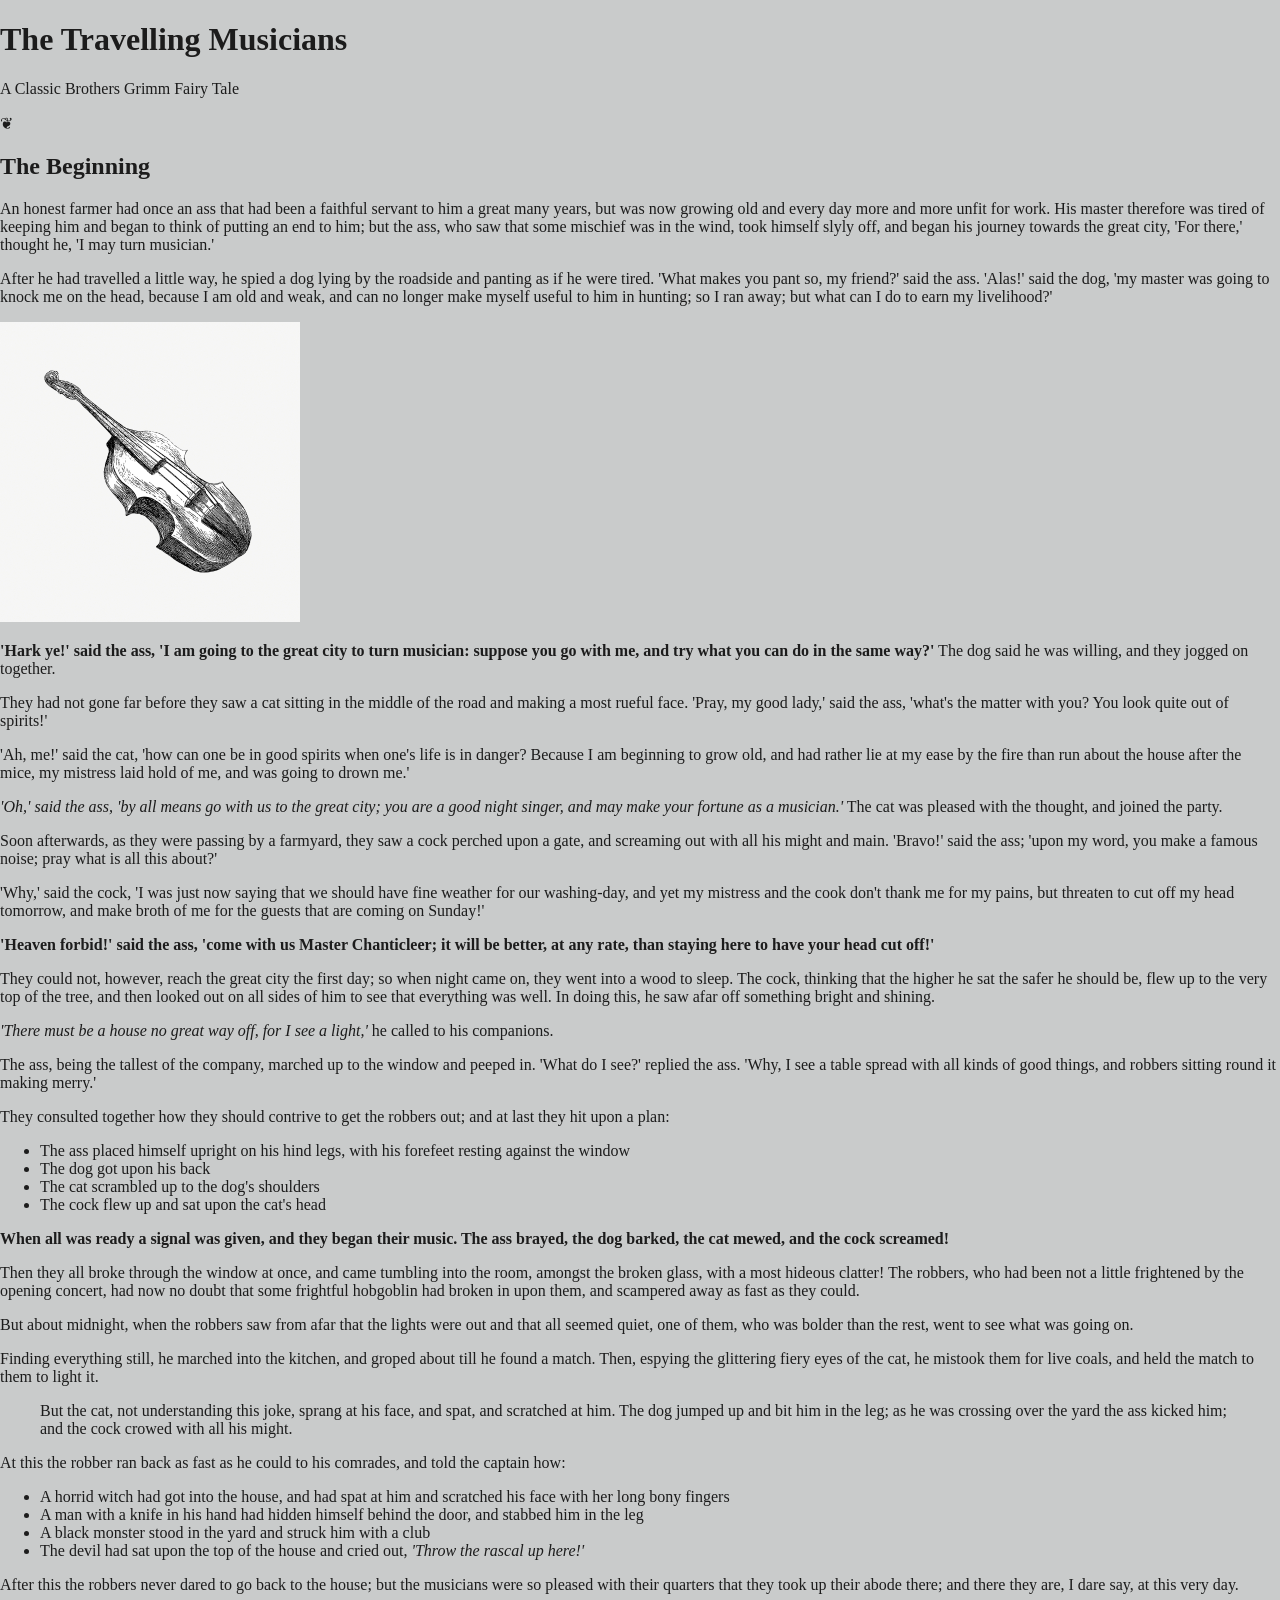
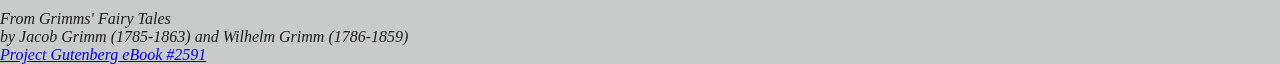
<file: index.html>
<!DOCTYPE html>
<html lang="en">
  <head>
    <meta charset="UTF-8" />
    <meta name="viewport" content="width=device-width, initial-scale=1.0" />
    <title>The Travelling Musicians</title>
    <link rel="stylesheet" href="style.css" />
  </head>

  <body>
    <header>
      <h1>The Travelling Musicians</h1>
      <p class="subtitle">A Classic Brothers Grimm Fairy Tale</p>
      <div class="ornament">❦</div>
    </header>

    <main>
      <section class="introduction">
        <h2>The Beginning</h2>
        <p>An honest farmer had once an ass that had been a faithful servant to him a great many years, but was now growing old and every day more and more unfit for work. His master therefore was tired of keeping him and began to think of putting an end to him; but the ass, who saw that some mischief was in the wind, took himself slyly off, and began his journey towards the great city, 'For there,' thought he, 'I may turn musician.'</p>
      </section>

      <section class="story-content">
        <p>After he had travelled a little way, he spied a dog lying by the roadside and panting as if he were tired. 'What makes you pant so, my friend?' said the ass. 'Alas!' said the dog, 'my master was going to knock me on the head, because I am old and weak, and can no longer make myself useful to him in hunting; so I ran away; but what can I do to earn my livelihood?'</p>
        <img class="img-right" src="violin.jpg" alt="Violin" width="300px">
        <p><strong>'Hark ye!' said the ass, 'I am going to the great city to turn musician: suppose you go with me, and try what you can do in the same way?'</strong> The dog said he was willing, and they jogged on together.</p>

        <p>They had not gone far before they saw a cat sitting in the middle of the road and making a most rueful face. 'Pray, my good lady,' said the ass, 'what's the matter with you? You look quite out of spirits!'</p>
        
        <p>'Ah, me!' said the cat, 'how can one be in good spirits when one's life is in danger? Because I am beginning to grow old, and had rather lie at my ease by the fire than run about the house after the mice, my mistress laid hold of me, and was going to drown me.'</p>
        
        <p><em>'Oh,' said the ass, 'by all means go with us to the great city; you are a good night singer, and may make your fortune as a musician.'</em> The cat was pleased with the thought, and joined the party.</p>

        <p>Soon afterwards, as they were passing by a farmyard, they saw a cock perched upon a gate, and screaming out with all his might and main. 'Bravo!' said the ass; 'upon my word, you make a famous noise; pray what is all this about?'</p>
        
        <p>'Why,' said the cock, 'I was just now saying that we should have fine weather for our washing-day, and yet my mistress and the cook don't thank me for my pains, but threaten to cut off my head tomorrow, and make broth of me for the guests that are coming on Sunday!'</p>
        
        <p><strong>'Heaven forbid!' said the ass, 'come with us Master Chanticleer; it will be better, at any rate, than staying here to have your head cut off!'</strong></p>

        <p>They could not, however, reach the great city the first day; so when night came on, they went into a wood to sleep. The cock, thinking that the higher he sat the safer he should be, flew up to the very top of the tree, and then looked out on all sides of him to see that everything was well. In doing this, he saw afar off something bright and shining.</p>
        
        <p><em>'There must be a house no great way off, for I see a light,'</em> he called to his companions.</p>
        
        <p>The ass, being the tallest of the company, marched up to the window and peeped in. 'What do I see?' replied the ass. 'Why, I see a table spread with all kinds of good things, and robbers sitting round it making merry.'</p>

        <p>They consulted together how they should contrive to get the robbers out; and at last they hit upon a plan:</p>
        <ul>
          <li>The ass placed himself upright on his hind legs, with his forefeet resting against the window</li>
          <li>The dog got upon his back</li>
          <li>The cat scrambled up to the dog's shoulders</li>
          <li>The cock flew up and sat upon the cat's head</li>
        </ul>
        
        <p><strong>When all was ready a signal was given, and they began their music. The ass brayed, the dog barked, the cat mewed, and the cock screamed!</strong></p>

        <p>Then they all broke through the window at once, and came tumbling into the room, amongst the broken glass, with a most hideous clatter! The robbers, who had been not a little frightened by the opening concert, had now no doubt that some frightful hobgoblin had broken in upon them, and scampered away as fast as they could.</p>

        <p>But about midnight, when the robbers saw from afar that the lights were out and that all seemed quiet, one of them, who was bolder than the rest, went to see what was going on.</p>
        
        <p>Finding everything still, he marched into the kitchen, and groped about till he found a match. Then, espying the glittering fiery eyes of the cat, he mistook them for live coals, and held the match to them to light it.</p>
        
        <blockquote>
          <p>But the cat, not understanding this joke, sprang at his face, and spat, and scratched at him. The dog jumped up and bit him in the leg; as he was crossing over the yard the ass kicked him; and the cock crowed with all his might.</p>
        </blockquote>

        <p>At this the robber ran back as fast as he could to his comrades, and told the captain how:</p>
        <ul class="robber-tale">
          <li>A horrid witch had got into the house, and had spat at him and scratched his face with her long bony fingers</li>
          <li>A man with a knife in his hand had hidden himself behind the door, and stabbed him in the leg</li>
          <li>A black monster stood in the yard and struck him with a club</li>
          <li>The devil had sat upon the top of the house and cried out, <em>'Throw the rascal up here!'</em></li>
        </ul>

        <p class="conclusion">After this the robbers never dared to go back to the house; but the musicians were so pleased with their quarters that they took up their abode there; and there they are, I dare say, at this very day.</p>
      </section>
    </main>

    <footer>
      <cite>
        From <em>Grimms' Fairy Tales</em><br>
        by Jacob Grimm (1785-1863) and Wilhelm Grimm (1786-1859)<br>
        <a href="https://www.gutenberg.org/ebooks/2591">Project Gutenberg eBook #2591</a>
      </cite>
    </footer>
  </body>
</html>
</file>
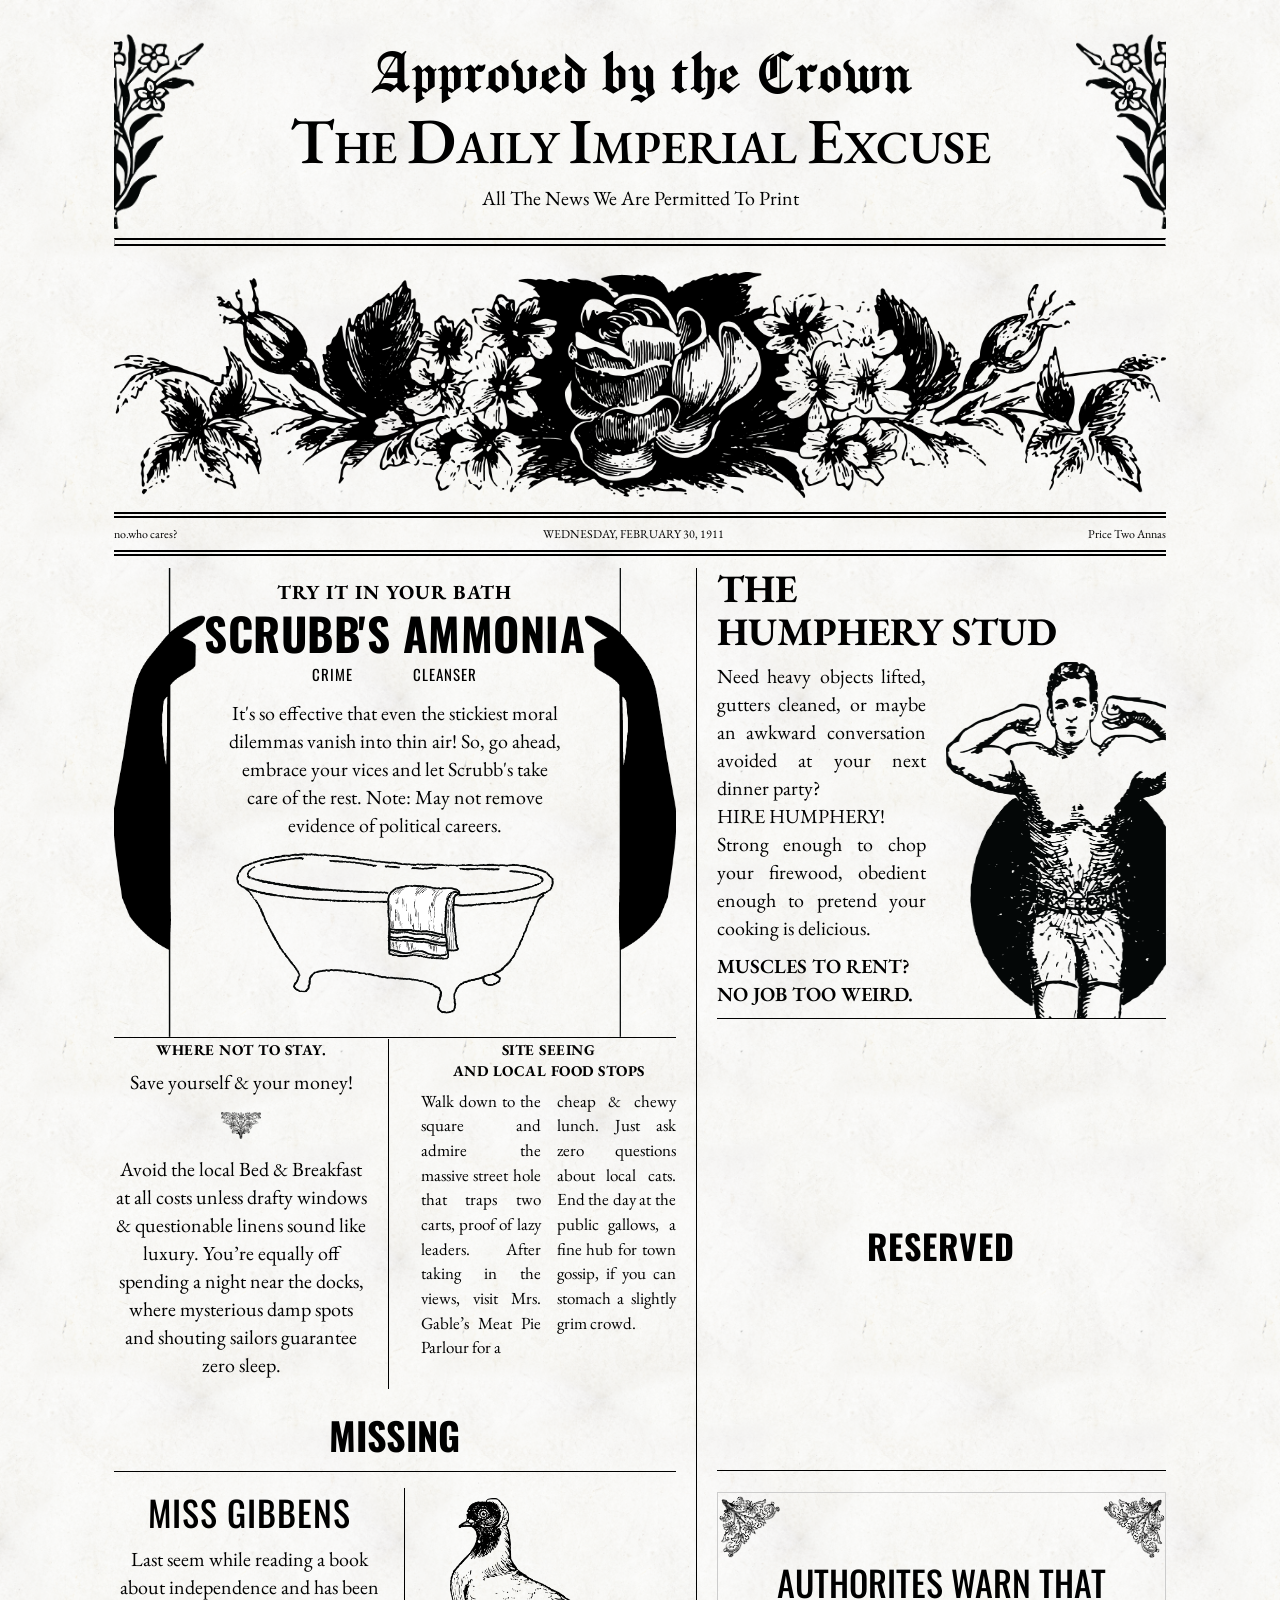
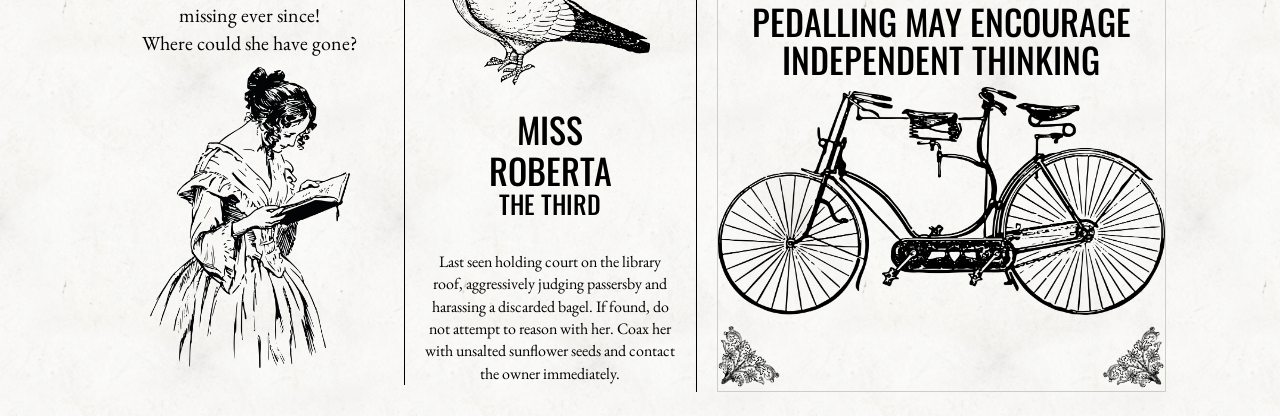
<file: newspaper/index.html>
<!DOCTYPE html>
<html lang="en">

<head>
  <meta charset="utf-8">
  <meta name="viewport" content="width=device-width, initial-scale=1">
  <title>The Daily Imperial Excuse</title>
  <link rel="preconnect" href="https://fonts.googleapis.com">
<link rel="preconnect" href="https://fonts.gstatic.com" crossorigin>
<link href="https://fonts.googleapis.com/css2?family=Manufacturing+Consent&family=EB+Garamond:ital,wght@0,400;0,500;0,600;0,700;1,400&family=Oswald:wght@400;500;600;700&display=swap" rel="stylesheet">
  <link rel="stylesheet" href="style.css">
</head>

<body>

<div class="masthead-row">
<img src="left-flower-border.png" class="corner-flower">

<header class="masthead">
<h1 class="nameplate">Approved by the Crown</h1>
<h2 class="nameplate nameplate-title">
  <span class="big-letter">T</span>HE
  <span class="big-letter">D</span>AILY
  <span class="big-letter">I</span>MPERIAL
  <span class="big-letter">E</span>XCUSE
</h2>
<p>All The News We Are Permitted To Print</p>
</header>

<img src="right-flower-border.png" class="corner-flower">
</div>
<hr class="rule">

<div class="flowerheader">
<img src="main-flower.png" class="main-flower">
</div>

<div class="bar rule double-rule">
<span>no.who cares?</span>
<span>WEDNESDAY, FEBRUARY 30, 1911</span>
<span>Price Two Annas</span>
</div>

<div class="row">

<section class="col wide">

<div class="ad-box">
<img src="left-hand.png" class="bracket bracket-left" alt="">

<p class="eyebrow">Try It In Your Bath</p>
<h2 class="brand">Scrubb's Ammonia</h2>
<div class="subrow">
<span>Crime</span>
<span>Cleanser</span>
</div>
<p class="body-text">
    It's so effective that even the stickiest moral dilemmas vanish into thin air! So, go ahead, embrace your vices and let Scrubb's take care of the rest. Note: May not remove evidence of political careers.
</p>

<div class="bathtub">
<img src="1.png" alt="Bathtub illustration">
</div>

<img src="right-hand.png" class="bracket bracket-right" alt="">
</div>

<div class="travel-row">
<div class="travel-col-1">
<h3 class="travel-head">Where Not To Stay.</h3>
<p class="lead-small"> Save yourself & your money!</p>
<img src="divider.flower.png" class="divider-flower">
<p class="body-text small">
  Avoid the local Bed & Breakfast at all costs unless drafty windows & questionable linens sound like luxury. You’re equally off spending a night near the docks, where mysterious damp spots and shouting sailors guarantee zero sleep.
</p>
</div>

<div class="travel-col-2">
<h3 class="travel-head">Site Seeing<br> And Local Food Stops</h3>
<div class="two-col-text">
<p class="site-text">Walk down to the square and admire the massive street hole that traps two carts, proof of lazy leaders. After taking in the views, visit Mrs. Gable’s Meat Pie Parlour for a </p>
<p class="site-text">  cheap & chewy lunch. Just ask zero questions about local cats. End the day at the public gallows, a fine hub for town gossip, if you can stomach a slightly grim crowd.</p>
</div>
</div>
</div>


<h2 class="section-title">Missing</h2>
<div class="missing-grid">

<div class="missing-col-1">
<h3 class="missing-name">Miss Gibbens</h3>
<p class="body-text small">Last seem while reading a book about independence and has been missing ever since! <br>Where could she have gone?</p>
<div class="missing-illustration">
<img src="woman-in-book.png" alt="Woman reading a book">
</div>
</div>

<div class="missing-col-2 divider">
<div class="missing-illustration">
<img src="miss-piegon.png" alt="Pigeon illustration">
</div>
<h3 class="stacked-name">Miss<br>Roberta<br><span class="the-third">The Third</span></h3>
<p>Last seen holding court on the library roof, aggressively judging passersby and harassing a discarded bagel. If found, do not attempt to reason with her. Coax her with unsalted sunflower seeds and contact the owner immediately.</p>
</div>

</div>

</section>

<section class="col mid divider">
<h2 class="stud-title">THE<br>HUMPHERY STUD</h2>
<div class="row">
<div class="col">
<p class="stud-body-text">Need heavy objects lifted, gutters cleaned, or maybe an awkward conversation avoided at your next dinner party? 
  <br> HIRE HUMPHERY! <br>Strong enough to chop your firewood, obedient enough to pretend your cooking is delicious.</p>
<p class="tagline">MUSCLES TO RENT?NO JOB TOO WEIRD.</p>
</div>
<img src="stud-cropped .png" class="stud-man">
</div>

<div class="travel-row"></div>
<div class="reserved-box">
<h2 class="reserved-box">Reserved</h2>
</div>

<div class="travel-row"></div>
<div class="bicycle-box">
  <img src="divider.flower.png" class="corner-decoration corner-top-left">
  <img src="divider.flower.png" class="corner-decoration corner-top-right">
  <img src="divider.flower.png" class="corner-decoration corner-bottom-left">
  <img src="divider.flower.png" class="corner-decoration corner-bottom-right">

<h2 class="bicycle-heading">AUTHORITES WARN THAT <br>PEDALLING MAY ENCOURAGE <br> INDEPENDENT THINKING</h2>
<img src="bicycle.png" class="bicycle">
</div>

</section>

</div>

</body>
</html>
</file>
<file: style.css>
:root{
    --paper:#eceeef;
    --paper-edge:#e2e4e5;
    --ink:#1c1c1c;
    --rule:#1c1c1c;
    --rule-light:#3a3a3a;
    --serif-display:'Playfair Display', 'Times New Roman', serif;
    --serif-body:'EB Garamond', Georgia, serif;
    --sans-label:'Oswald', Arial, sans-serif;
    --blackletter:'UnifrakturMaktig', cursive;
    --max-width: 1200px;
  }

  *{ box-sizing:border-box; }

  html,body{
    margin:0;
    padding:0;
    background:#c9cbcb;
  }

  body{
    font-family:var(--serif-body);
    color:var(--ink);
  }

  .page{
    max-width:var(--max-width);
    margin:24px auto;
    background:var(--paper);
    background-image:
      radial-gradient(circle at 20% 15%, rgba(0,0,0,0.015) 0, transparent 40%),
      radial-gradient(circle at 80% 70%, rgba(0,0,0,0.02) 0, transparent 45%);
    padding:36px 44px 60px;
    border:1px solid #b9bbbb;
    position:relative;
  }

  /* ---------- MASTHEAD ---------- */

  .masthead{
    display:flex;
    align-items:center;
    justify-content:center;
    gap:24px;
    padding-bottom:6px;
  }

  .floral{ flex:0 0 auto; width:120px; }
  .floral svg{ width:100%; height:auto; display:block; }
  .floral-right svg{ transform:scaleX(-1); }

  .masthead-text{
    text-align:center;
    flex:1 1 auto;
    min-width:0;
  }

  .crown{
    font-family:var(--blackletter);
    font-weight:400;
    font-size:clamp(28px,4.2vw,54px);
    margin:0 0 4px;
    letter-spacing:0.5px;
  }

  .title{
    font-family:var(--serif-display);
    font-weight:700;
    text-transform:uppercase;
    letter-spacing:2px;
    font-size:clamp(30px,5.4vw,64px);
    margin:0 0 10px;
    line-height:1;
  }
  .title .drop{ font-size:1.28em; }

  .tagline{
    font-family:var(--serif-body);
    font-style:italic;
    font-size:19px;
    margin:0 0 4px;
    letter-spacing:0.3px;
  }

  .rule-thick{ border:none; border-top:3px solid var(--rule); margin:14px 0 0; }
  .rule-thin{ border:none; border-top:1px solid var(--rule); margin:0; }

  /* ---------- FLORAL DIVIDER ---------- */

  .ornament-divider{
    padding:14px 0;
    display:flex;
    justify-content:center;
  }
  .ornament-divider svg{ width:100%; max-width:900px; height:auto; }

  /* ---------- META BAR ---------- */

  .meta-bar{
    display:flex;
    align-items:center;
    justify-content:space-between;
    font-family:var(--serif-display);
    padding:6px 0;
    font-size:15px;
  }
  .meta-bar .date{
    font-weight:700;
    letter-spacing:1px;
    text-transform:uppercase;
    font-size:20px;
  }
  .meta-bar .issue-no,
  .meta-bar .page-no{
    font-style:italic;
    font-size:14px;
  }

  /* ---------- CONTENT GRID ---------- */

  .content-grid{
    display:grid;
    grid-template-columns:1fr 1fr;
    column-gap:40px;
    position:relative;
    padding-top:8px;
  }
  .content-grid::before{
    content:"";
    position:absolute;
    top:0; bottom:0; left:50%;
    width:0;
    border-left:2px solid var(--rule);
    transform:translateX(-1px);
  }

  .col{ min-width:0; }

  h2.section-title{
    font-family:var(--serif-display);
    font-weight:900;
    text-transform:uppercase;
    font-size:38px;
    margin:26px 0 14px;
  }

  .body-text{
    font-family:var(--serif-body);
    font-size:15.5px;
    line-height:1.5;
    text-align:justify;
    margin:0 0 14px;
  }
  .body-text.small{ font-size:14px; }
  .body-text.center{ text-align:center; }

  /* ---------- AD BOX ---------- */

  .ad-box{
    text-align:center;
    padding:10px 44px 22px;
    position:relative;
  }

  .bracket{
    position:absolute;
    top:6px;
    width:34px;
    height:150px;
  }
  .bracket svg{ width:100%; height:100%; }
  .bracket-left{ left:-4px; }
  .bracket-right{ right:-4px; transform:scaleX(-1); }

  .eyebrow{
    font-family:var(--sans-label);
    font-weight:600;
    text-transform:uppercase;
    letter-spacing:1px;
    font-size:20px;
    margin:0 0 2px;
  }

  .brand{
    font-family:var(--serif-display);
    font-weight:900;
    text-transform:uppercase;
    font-size:clamp(26px,3vw,38px);
    letter-spacing:0.5px;
    margin:0 0 6px;
  }

  .subrow{
    display:flex;
    justify-content:center;
    gap:60px;
    font-family:var(--sans-label);
    text-transform:uppercase;
    letter-spacing:1px;
    font-size:15px;
    margin-bottom:14px;
  }

  .ad-box .body-text{
    max-width:340px;
    margin-left:auto;
    margin-right:auto;
    text-align:center;
  }

  .bathtub{ width:80%; max-width:320px; margin:10px auto 0; }
  .bathtub svg{ width:100%; height:auto; display:block; }

  /* ---------- TRAVEL ROW ---------- */

  .travel-row{
    display:grid;
    grid-template-columns:1fr 2fr;
    column-gap:22px;
    border-top:1px solid var(--rule);
    margin-top:22px;
    padding-top:16px;
  }

  .travel-col-1{
    border-right:1px solid var(--rule-light);
    padding-right:20px;
    text-align:center;
  }

  h4.travel-head{
    font-family:var(--sans-label);
    font-weight:600;
    text-transform:uppercase;
    letter-spacing:0.5px;
    font-size:15px;
    text-align:center;
    margin:0 0 8px;
  }

  .lead{
    font-family:var(--serif-body);
    text-align:center;
    font-size:14px;
    margin:0 0 6px;
  }

  .fleuron{
    text-align:center;
    font-size:16px;
    color:var(--rule-light);
    margin:4px 0;
  }

  .two-col-text{
    display:grid;
    grid-template-columns:1fr 1fr;
    column-gap:16px;
  }
  .two-col-text p{
    font-family:var(--serif-body);
    font-size:13.5px;
    line-height:1.45;
    text-align:justify;
    margin:0;
  }

  /* ---------- MISSING SECTION ---------- */

  .missing-grid{
    display:grid;
    grid-template-columns:1fr 0.9fr 1.1fr;
    column-gap:18px;
    border-top:1px solid var(--rule);
    padding-top:16px;
  }

  h4.name{
    font-family:var(--sans-label);
    font-weight:700;
    text-transform:uppercase;
    letter-spacing:1px;
    font-size:16px;
    margin:0 0 8px;
  }

  .missing-col-1{ text-align:center; }
  .missing-col-1 .illustration{ margin-top:10px; }

  .missing-col-2{ display:flex; align-items:flex-start; justify-content:center; padding-top:6px; }

  .missing-col-3{
    display:flex;
    gap:12px;
    align-items:flex-start;
  }

  .stacked-name{
    font-family:var(--serif-display);
    font-weight:900;
    text-transform:uppercase;
    font-size:24px;
    line-height:1.15;
    margin:0;
    white-space:nowrap;
  }
  .stacked-name .the-third{ font-size:0.72em; }

  .missing-col-3 p{
    font-family:var(--serif-body);
    font-size:12.5px;
    line-height:1.4;
    text-align:justify;
    margin:0;
  }

  .illustration svg{ width:100%; height:auto; display:block; }
  .missing-col-1 .illustration{ max-width:200px; margin-left:auto; margin-right:auto; }
  .missing-col-2 .illustration{ max-width:150px; }

  /* ---------- HUMPHERY STUD ---------- */

  .stud-section{ padding-top:4px; }

  .stud-title{
    font-family:var(--serif-display);
    font-weight:900;
    text-transform:uppercase;
    font-size:40px;
    line-height:1.02;
    margin:14px 0 14px;
  }

  .stud-section > .body-text{ max-width:480px; }

  .tagline-large{
    font-family:var(--serif-display);
    font-weight:400;
    font-size:32px;
    line-height:1.15;
    margin:18px 0 18px;
  }

  .stud-media{
    display:flex;
    align-items:flex-end;
    justify-content:space-between;
    gap:16px;
    position:relative;
    min-height:260px;
  }

  .notepad{ width:150px; flex:0 0 auto; }
  .notepad svg{ width:100%; height:auto; }

  .figure{
    flex:0 0 auto;
    width:260px;
    margin-right:-10px;
  }
  .figure svg{ width:100%; height:auto; display:block; }

  /* ---------- RESERVED ---------- */

  .reserved-block{
    text-align:right;
    padding:34px 10px 10px;
  }
  .reserved-block h2{
    font-family:var(--sans-label);
    font-weight:700;
    text-transform:uppercase;
    letter-spacing:1px;
    font-size:34px;
    margin:0;
  }

  /* ---------- BICYCLE BOX ---------- */

  .bicycle-box{
    border:1.5px solid var(--rule);
    padding:26px 30px 20px;
    position:relative;
    margin-top:4px;
  }

  .corner{ position:absolute; width:44px; height:44px; opacity:0.85; }
  .corner svg{ width:100%; height:100%; }
  .corner-tl{ top:8px; left:8px; }
  .corner-tr{ top:8px; right:8px; transform:scaleX(-1); }
  .corner-bl{ bottom:8px; left:8px; transform:scaleY(-1); }
  .corner-br{ bottom:8px; right:8px; transform:scale(-1,-1); }

  .bicycle-title{
    font-family:var(--sans-label);
    font-weight:700;
    text-transform:uppercase;
    text-align:center;
    letter-spacing:0.5px;
    font-size:23px;
    line-height:1.3;
    margin:6px 44px 22px;
  }

  .bicycle-illustration{ padding:0 10px; }
  .bicycle-illustration svg{ width:100%; height:auto; display:block; }

  /* ---------- RESPONSIVE ---------- */

  @media (max-width: 820px){
    .content-grid{ grid-template-columns:1fr; }
    .content-grid::before{ display:none; }
    .col-left{ border-bottom:2px solid var(--rule); padding-bottom:20px; margin-bottom:10px; }
    .travel-row{ grid-template-columns:1fr; }
    .travel-col-1{ border-right:none; border-bottom:1px solid var(--rule-light); padding-bottom:14px; margin-bottom:14px; }
    .missing-grid{ grid-template-columns:1fr; }
    .missing-col-2{ order:-1; }
    .floral{ width:70px; }
    .page{ padding:24px 18px 40px; }
  }
</file>
<file: newspaper/style.css>
* {
  box-sizing: border-box;
}
:root {
  --font-body: "EB Garamond", serif;
  --font-headline: "Oswald", sans-serif;
  --font-display: "Manufacturing Consent", cursive;
}
body {
  max-width: 1100px;
  margin: 0 auto;
  padding: 24px;
  font-family: var(--font-body);
  line-height: 1.4;
  overflow-x: hidden;

  background-image:
  linear-gradient(rgba(255, 255, 255, 0.6), rgba(255, 255, 255, 0.6)), url("seamless-bg.png");
  background-repeat: repeat;
  background-size: 400px 280px;
}

h1.nameplate{
  font-family: Manufacturing Consent;
  font-size: 65px;
}

h2.nameplate{
  font-family: EB Garamond;
  font-weight: 580;
}

.big-letter {
  font-size: 1.4em; 
}
p {
  margin: 0 0 10px;
  font-size: 20px;
  text-align: justify-centre;
  font-family: var(--font-body);
}

h1 {
  margin: 0;
  line-height: 1;
  font-weight: normal;
}

h2 {
  margin: 0 0 8px;
  font-size: 22px;
  line-height: 1.1;
}

h3 {
  margin: 0 0 6px;
  font-size: 15px;
  text-align: center;
}

.lead {
  font-size: 34px;
}

.row {
  display: flex;
  gap: 20px;
}

.col {
  display: flex;
  flex-direction: column;
  flex: 1;
  min-width: 0;
}
.corner-flower {
  width: 90px;
  max-width: 15%;
  height: auto;
  flex-shrink: 0;
  display: block;
}

.masthead-row {
  display: flex;
  align-items: center;
  justify-content: center;
  gap: 20px;
}

.masthead {
  text-align: center;
  margin: 16px 0;
  flex: 1;
}


.flowerheader {
  width: 100%;
  overflow: hidden;
  padding: 14px 0;
  display: flex;
}

.main-flower {
  width: 100%;
  height: auto;
  display: block;
}

.wide {
  flex: 5;
}

.mid {
  flex: 4;
}

.narrow {
  flex: 2;
}

.divider {
  border-left: 1px solid;
  padding-left: 20px;
}

.rule {
  border-top: 2px solid #000;
  border-bottom: 2px solid #000;
  padding: 2px 0;
  margin: 0 0 12px;
}

.double-rule {
  border-top: 6px double #000;
  border-bottom: 6px double;
  padding: 8px 0;
}

.box {
  border: 1px solid;
  padding: 10px;
  margin-bottom: 16px;
}

.bar {
  display: flex;
  justify-content: space-between;
  font-size: 12px;
}

.masthead {
  text-align: center;
  margin: 16px 0;
}

.nameplate {
  font-size: 46px;
}

.deck {
  font-size: 15px;
  font-style: italic;
  text-align: center;
}

.photo {
  border: 1px solid;
  height: 180px;
  margin-bottom: 8px;
  background: #eee;
}

.caption {
  font-size: 12px;
  text-align: center;
}

@media (max-width: 700px) {
  .row {
    flex-direction: column;
  }

  .divider {
    border-left: 0;
    padding-left: 0;
    border-top: 1px solid;
    padding-top: 16px;
  }
}

.stud-man {
  width: 220px;
  max-width: 100%;
  height: auto;
  flex-shrink: 0;
  display: block;
}

.reserved-box {
  min-height: 450px;
  display: flex;
  align-items: center;
  justify-content: center;
  text-align: center;
}

.reserved-box h2 {
  font-weight: 700;
  text-transform: uppercase;
  letter-spacing: 1px;
  font-size: 34px;
  margin: 0;
}

.bicycle-box {
  min-height: 500px;
  border: 1px solid #ccc;
  display: flex;
  flex-direction: column;
  align-items: center;
  justify-content: flex-start;  
  text-align: center;
  margin-top: 20px; 
  position: relative;  
  padding-top: 70px;  
}

.corner-decoration {
  position: absolute;
  width: 70px;
  height: auto;
}

.corner-top-left {
  top: 0;
  left: -14px;
  transform: rotate(135deg);
  transform-origin: center;
}

.corner-top-right {
  top: 0;
  right: -14px;
  transform: rotate(225deg);
  transform-origin: center;
}

.corner-bottom-right {
  bottom: 0;
  right: -14px;
  transform: rotate(315deg);
  transform-origin: center;
}

.corner-bottom-left {
  bottom: 0;
  left: -14px;
  transform: rotate(45deg);
  transform-origin: center;
}

.bicycle {
  width: 450px;
  max-width: 100%;
  height: auto;
  flex-shrink: 0;
  display: block;
}

.ad-box {
  text-align: center;
  padding: 10px 60px 22px;
  width: auto;
  min-height: 380px;
  border: none;
  background-color: transparent;
  display: block;
  position: relative;
  margin: 0;
  overflow: hidden;
}

.bracket {
  position: absolute;
  top: 0;
  height: 100%;
  width: auto;
}

.bracket-left {
  left: 0;
}

.bracket-right {
  right: 0;
}

.eyebrow {
  font-weight: 700;
  text-transform: uppercase;
  letter-spacing: 1px;
  font-size: 20px;
  margin: 0 0 2px;
}

.brand {
  font-weight: 900;
  text-transform: uppercase;
  font-size: 34px;
  letter-spacing: 0.5px;
  margin: 0 0 6px;
}

.subrow {
  display: flex;
  justify-content: center;
  gap: 60px;
  text-transform: uppercase;
  letter-spacing: 1px;
  font-size: 15px;
  margin-bottom: 14px;
}

.ad-box .body-text {
  max-width: 340px;
  margin: 0 auto 14px;
  text-align: center;
}

.bathtub {
  width: 80%;
  max-width: 320px;
  margin: 10px auto 0;
}

.bathtub img {
  width: 100%;
  height: auto;
  display: block;
}

.travel-row {
  display: grid;
  grid-template-columns: 1fr 2fr;
  border-top: 1px solid #000;
  padding-top: 1px;
}

.travel-col-1 {
  border-right: 1px solid #000;
  padding-right: 20px;
  text-align: center;
}

.travel-head {
  font-weight: 700;
  text-transform: uppercase;
  letter-spacing: 0.5px;
  font-size: 15px;
  text-align: center;
  margin: 0 0 8px;
}

.lead-small {
  text-align: center;
  font-size: 14px;
  margin: 0 0 6px;
}

.fleuron {
  text-align: center;
  font-size: 16px;
  margin: 4px 0;
}

.two-col-text {
  display: grid;
  grid-template-columns: 1fr 1fr;
  column-gap: 16px;
}

.two-col-text p {
  font-size: 13.5px;
  line-height: 1.45;
  text-align: justify;
  margin: 0;
}

.section-title {
  font-weight: 900;
  text-transform: uppercase;
  font-size: 38px;
  margin: 26px 0 14px;
  text-align: center;
}

.missing-grid {
  display: grid;
  grid-template-columns: 1fr 1fr;
  column-gap: 18px;
  border-top: 1px solid #000;
  padding-top: 16px;
  text-align: center;
}

.missing-name {
  font-weight: 700;
  text-transform: uppercase;
  letter-spacing: 1px;
  font-size: 16px;
  margin: 0 0 8px;
}

.missing-col-1 {
  text-align: center;
}

.missing-col-2 {
  display: flex;
  flex-direction: column;
  align-items: center;
}

.missing-col-2 p {
  font-size: 12.5px;
  line-height: 1.4;
  text-align: center;
  margin: 8px 0 0;
  max-width: 300px;
}

.stacked-name {
  font-weight: 900;
  text-transform: uppercase;
  font-size: 24px;
  line-height: 1.15;
  margin: 0;
}

.stacked-name .the-third {
  font-size: 0.72em;
}

.missing-illustration {
  max-width: 200px;
  margin: 10px auto 0;
}

.missing-illustration img {
  width: 100%;
  height: auto;
  display: block;
}

.subrow{
font-family: OSWALD;
}

.brand{
  font-family: OSWALD;
  font-size: 45px;
}

.stud-title{
  font-family: EB GARAMOND;
  font-size: 39px;
}

.stud-body-text{
  text-align: justify;
}

.tagline{
  font-family: EB Garamond;
  font-size: 20px;
  font-weight: 600;
}

.reserved-box{
  font-family: OSWALD;
  font-weight: 100;
}
 .travel-row {
  display: flex;
  gap: 2rem; 
}

.travel-col-1,
.travel-col-2 {
  flex: 1;
}

.two-col-text .site-text {
  font-size: 17px;
}

.divider-flower {
  width: 40px;     
  height: auto;     
  display: block;
  margin: 1rem auto; 
}
.lead-small{
  font-size: 20px
 
}

.section-title{
  font-family: OSWALD;
}

.missing-name{
  font-family: OSWALD;
  font-size: 35px;
  font-weight: 450;
}

.missing-col-2 {
  display: flex;
  flex-direction: column;
  align-items: center;
  gap: 1.5rem;
}

.missing-col-2 .missing-illustration {
  width: 100%;
}

.stacked-name {
  font-family: OSWALD;
  font-weight: 450;
  text-transform: uppercase;
  font-size: 35px;
  text-align: center;
}

.stacked-name .the-third {
  display: block;
}

.missing-col-2 p {
  font-family: EB Garamond;
  font-size: 1rem;
  text-align: bracket-right;
}

.bicycle-heading{
  font-family: OSWALD;
  font-size: 35px;
  font-weight: 450;
}
</file>
